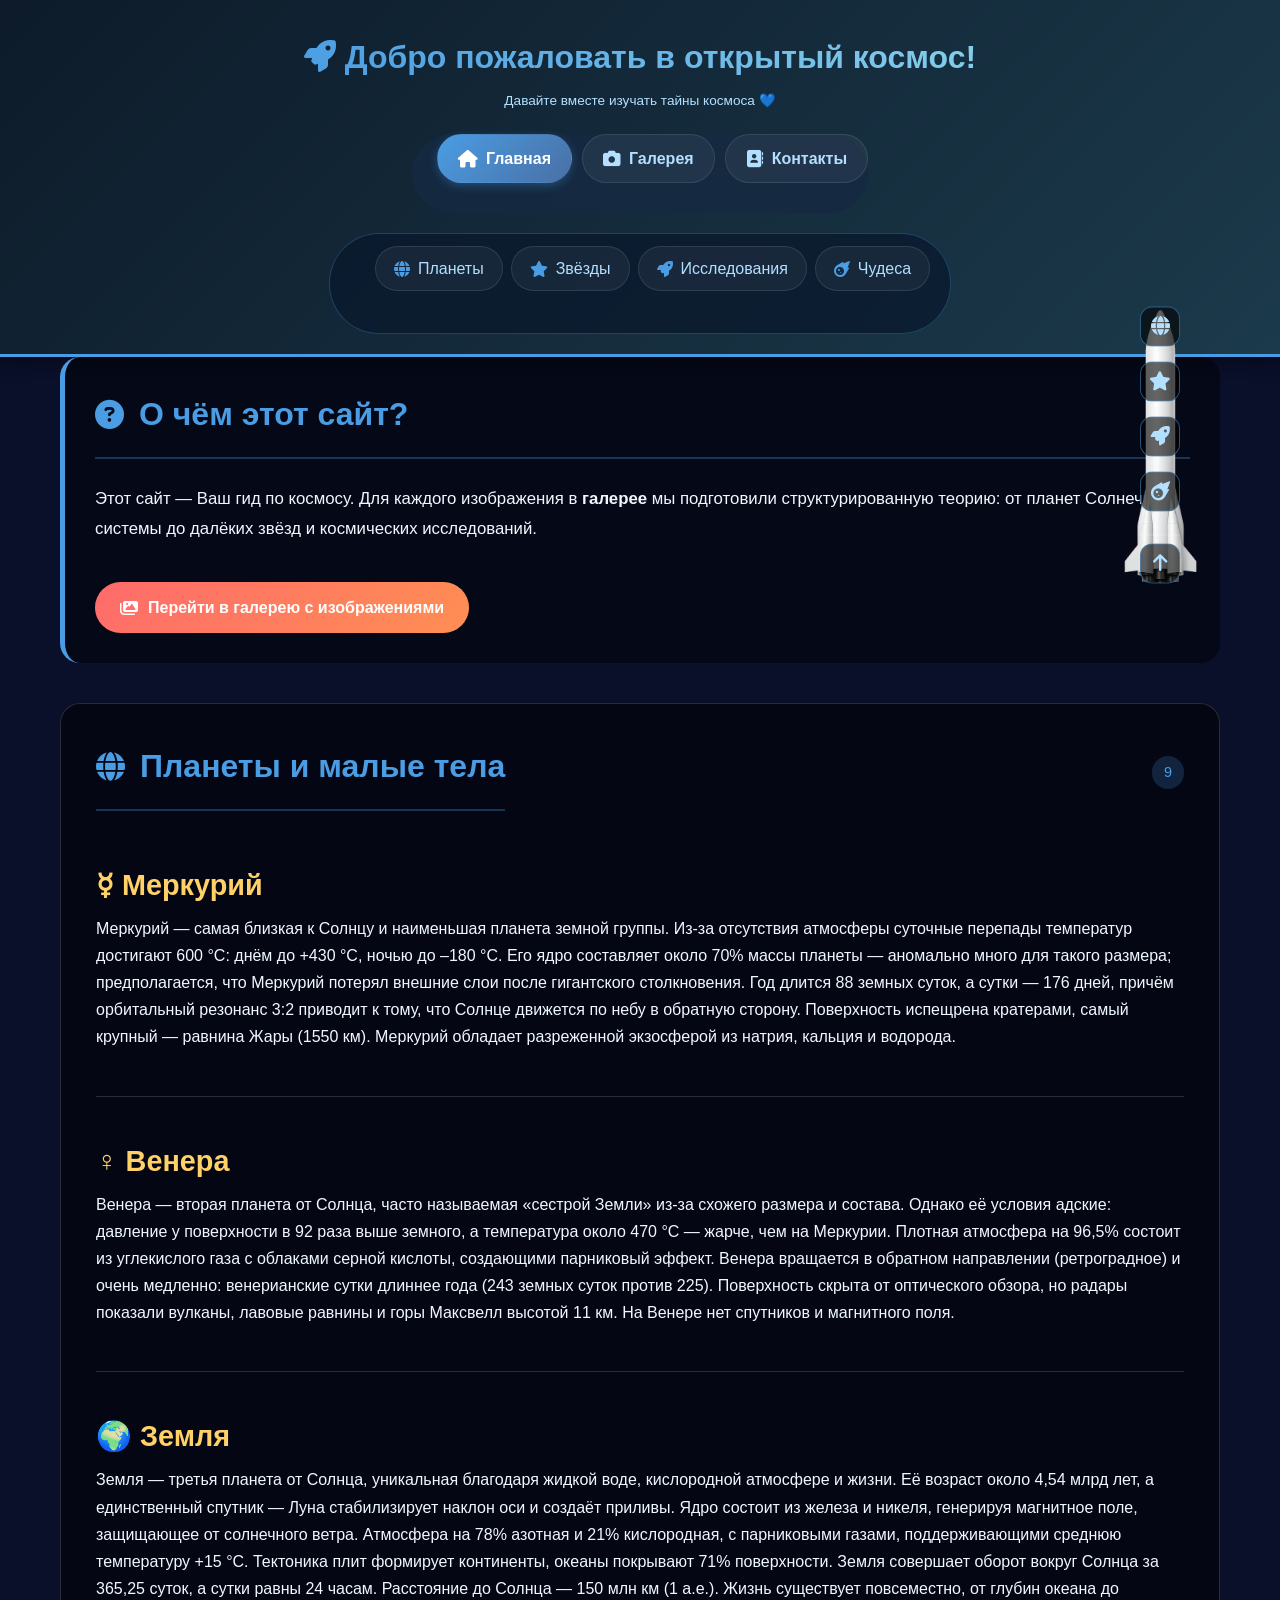
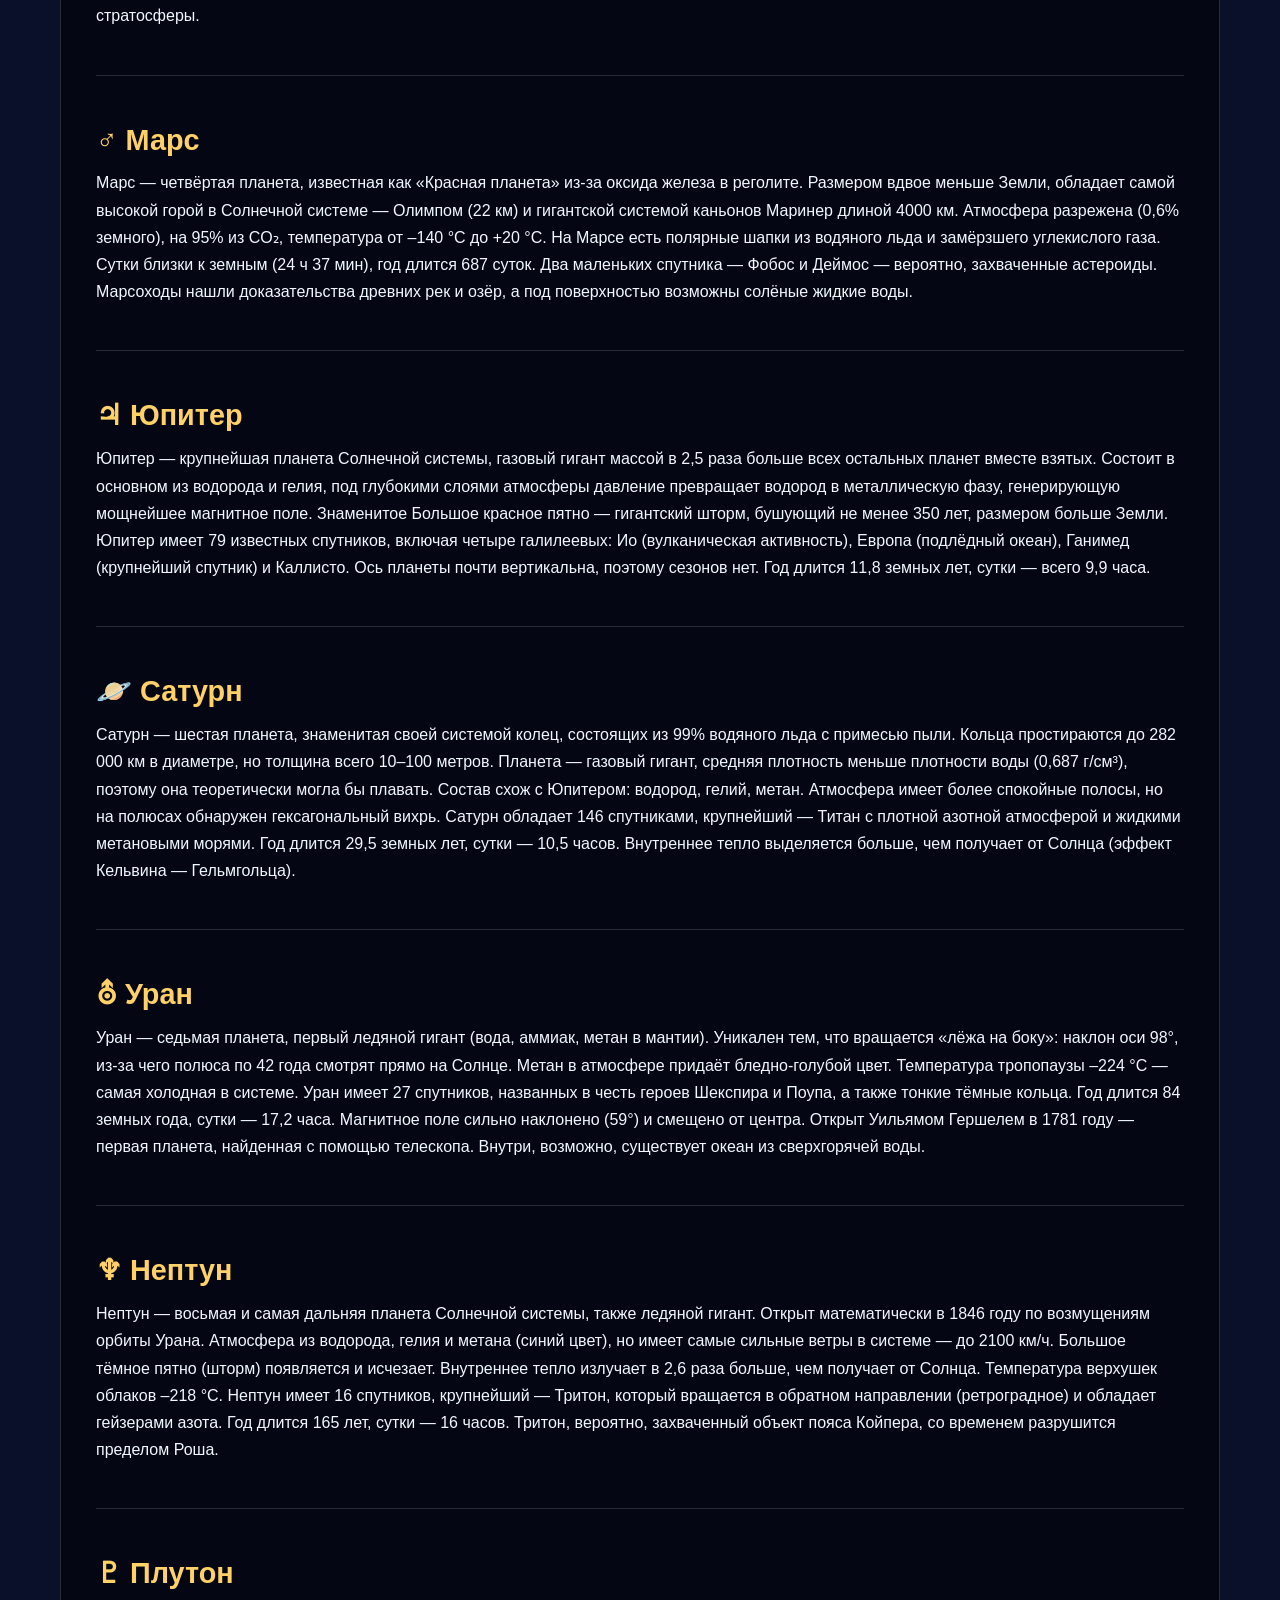
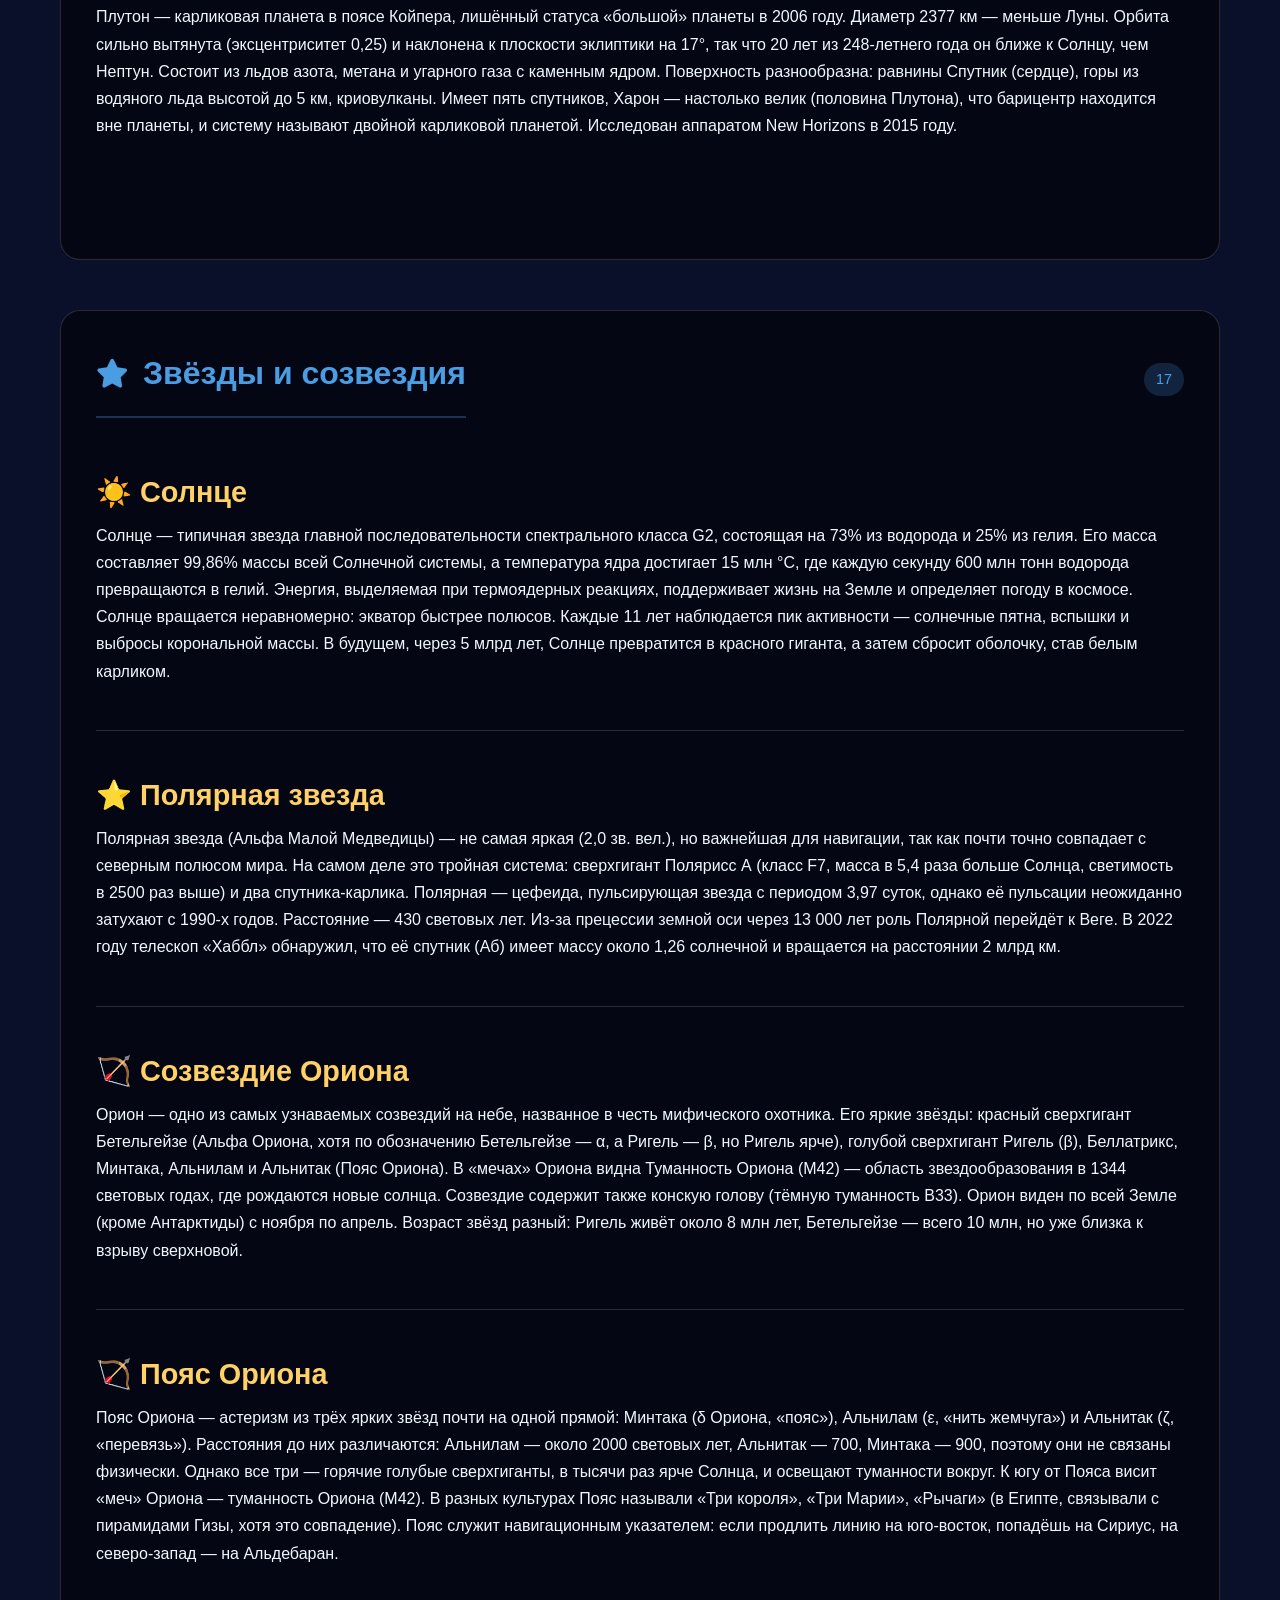
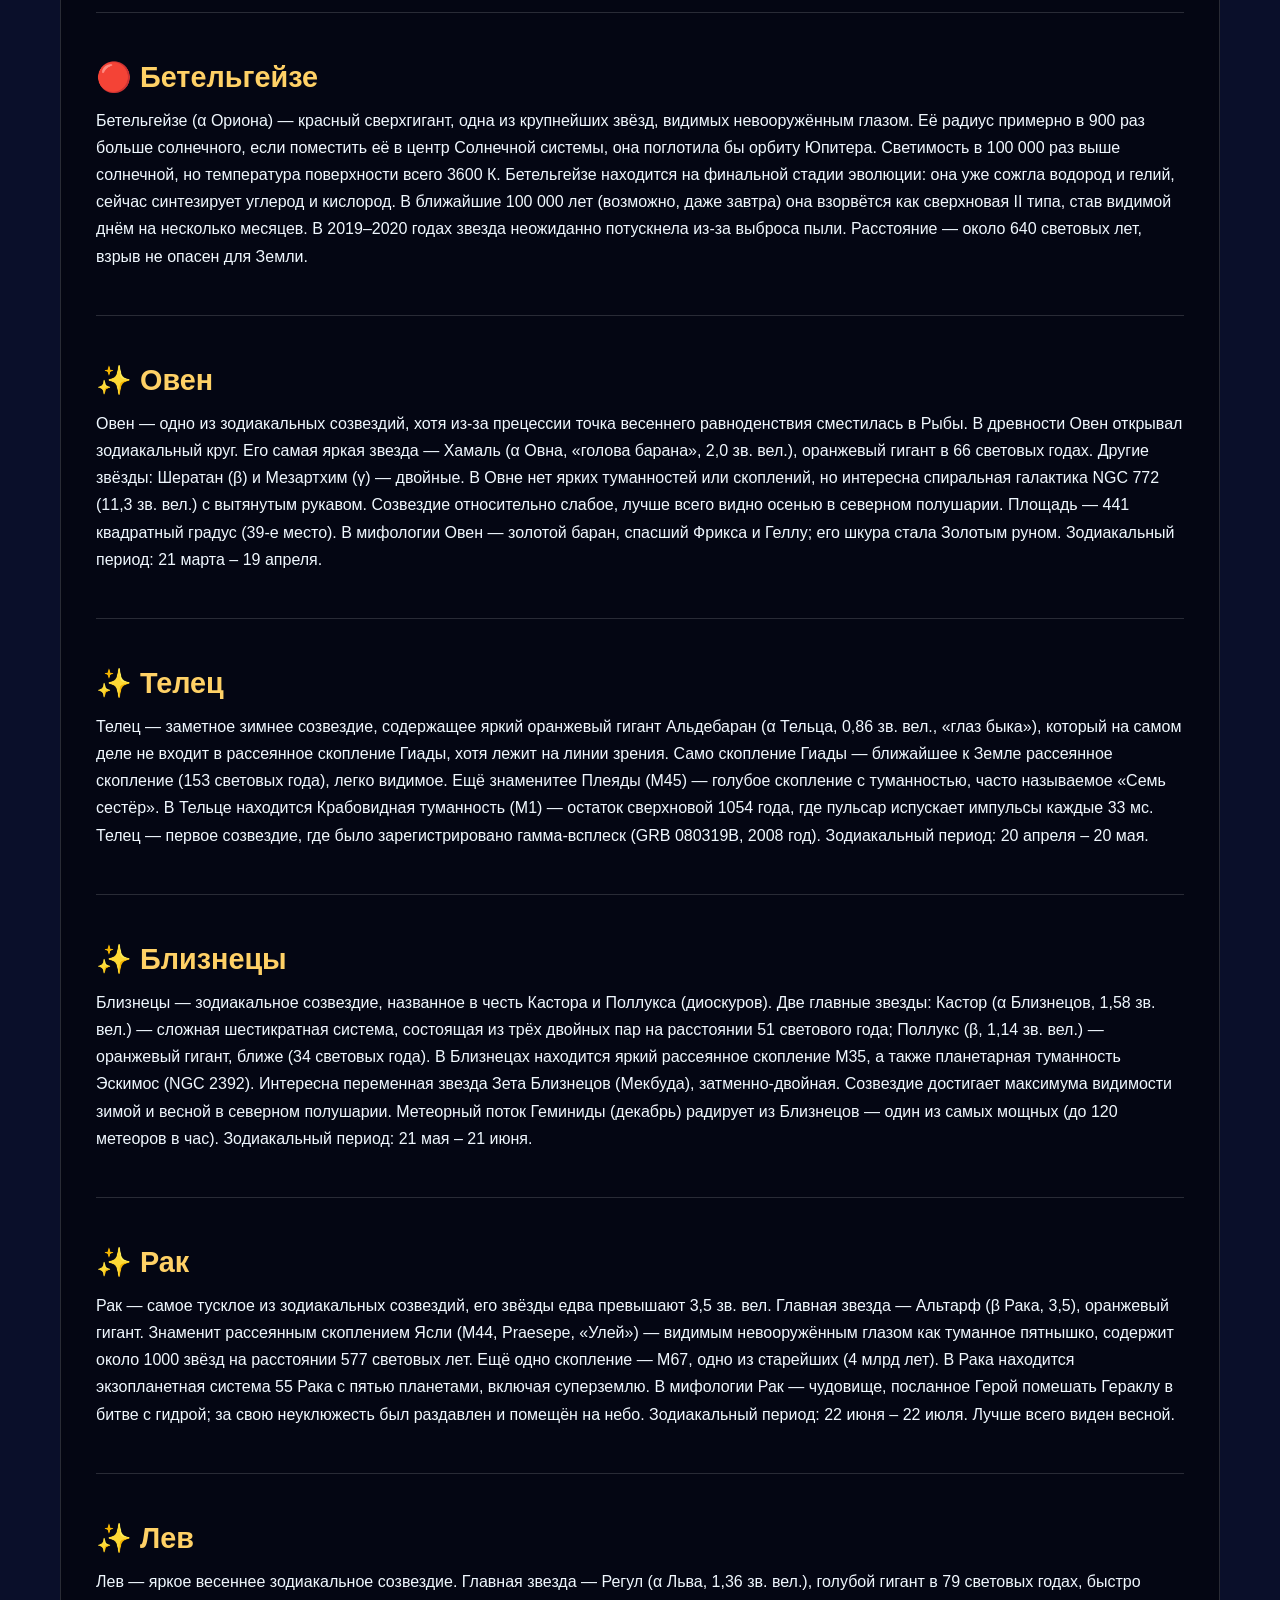
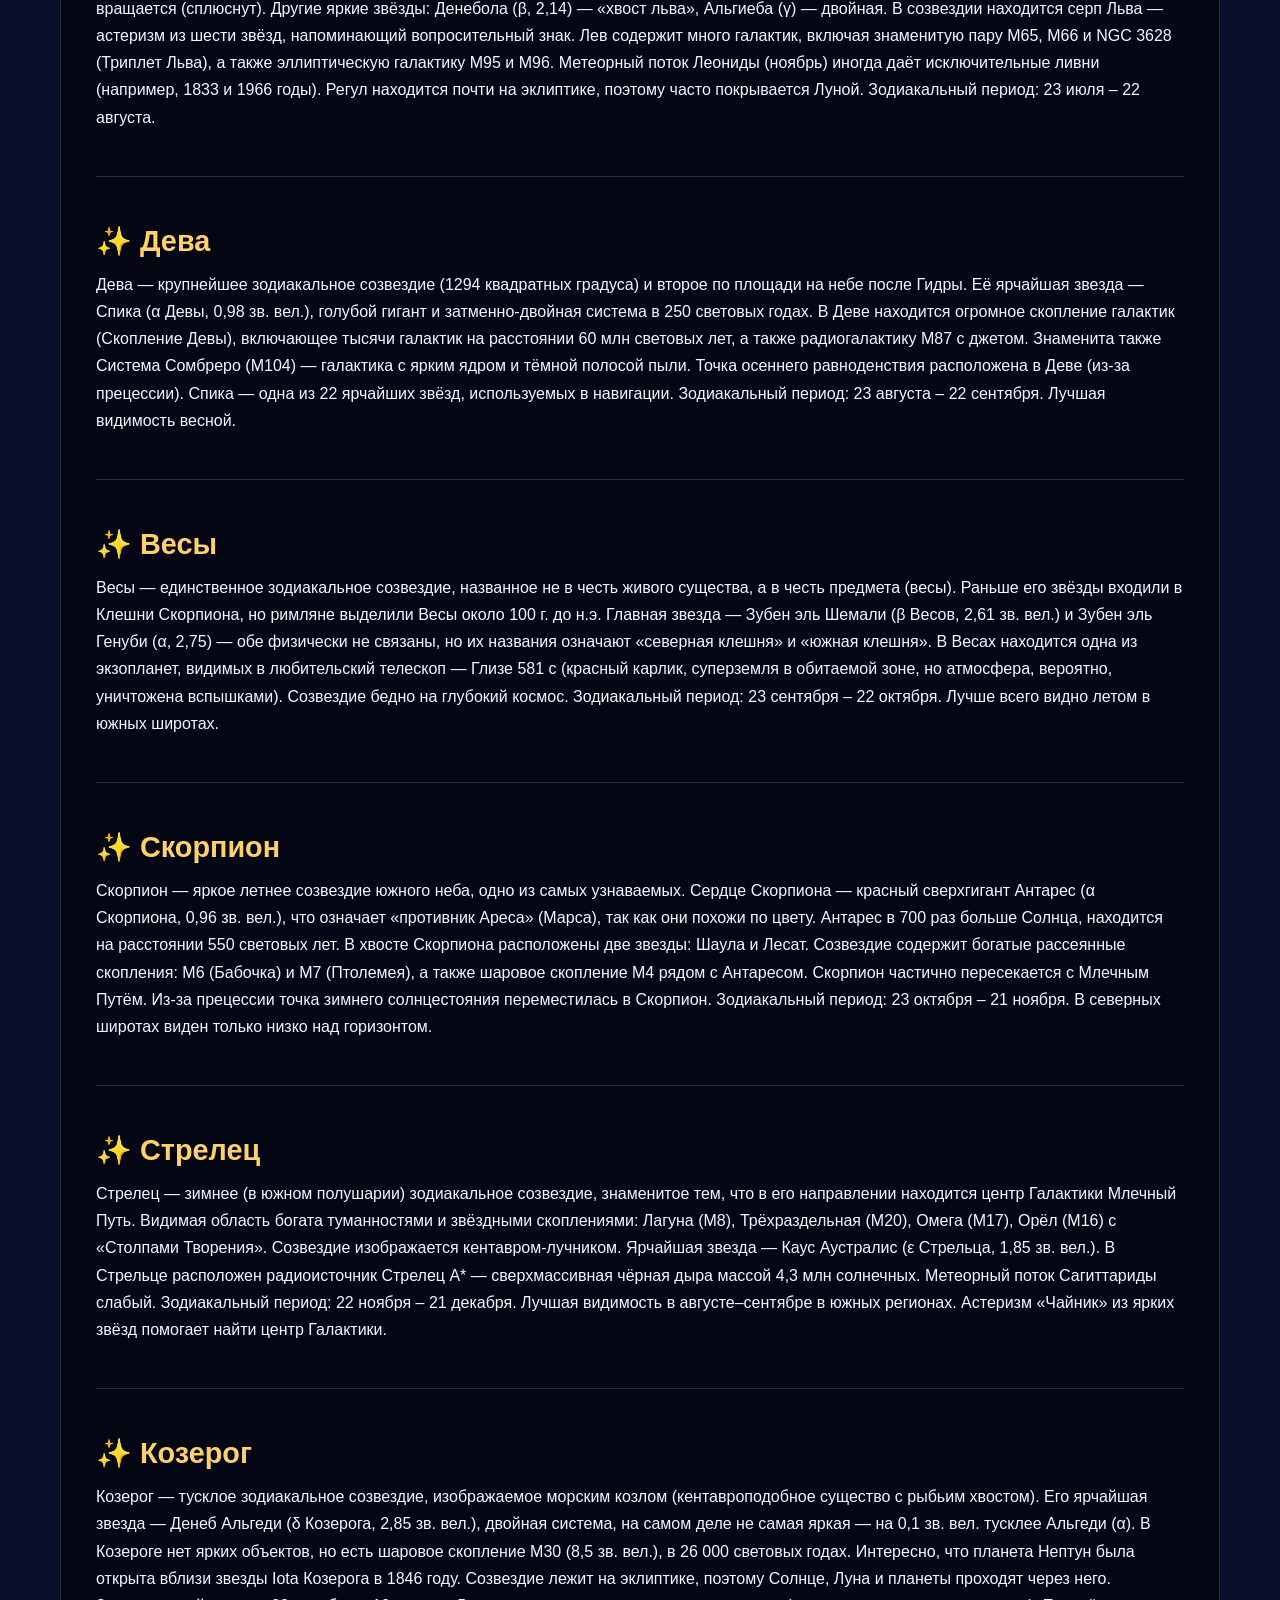
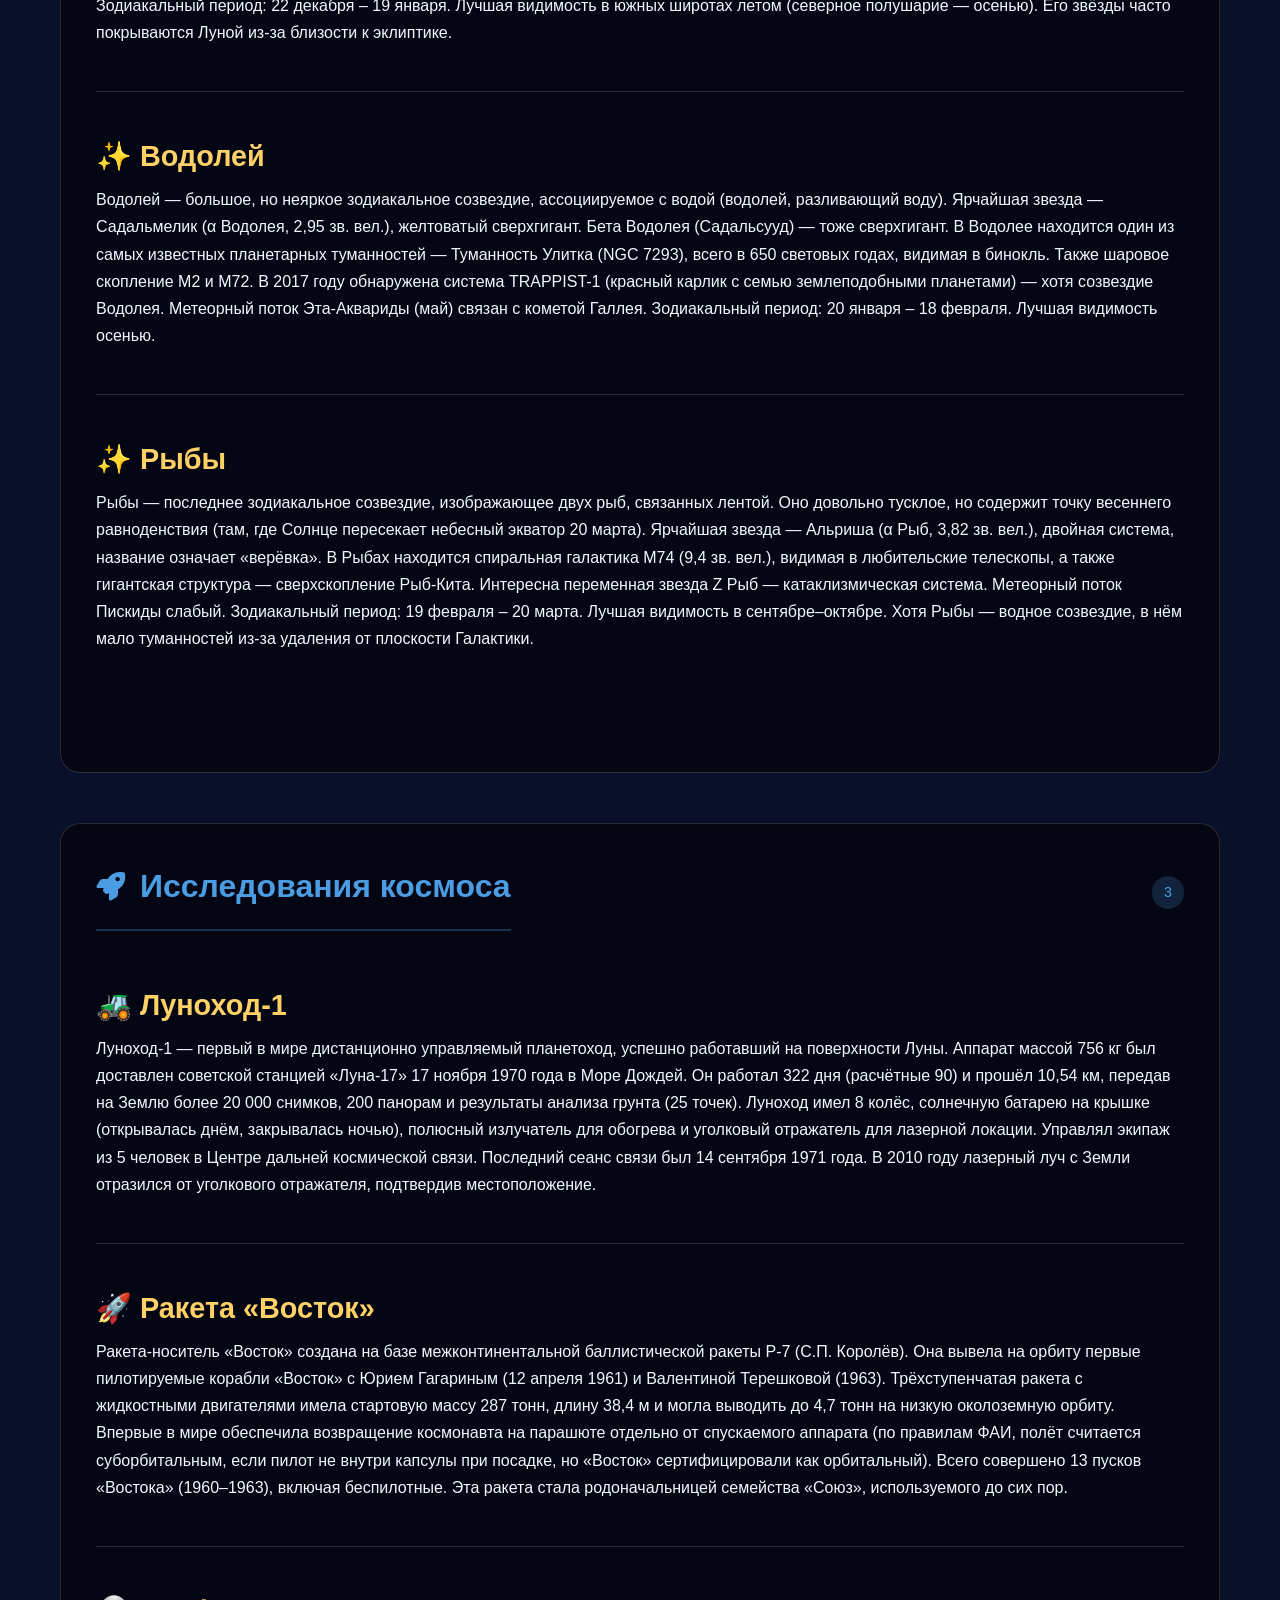
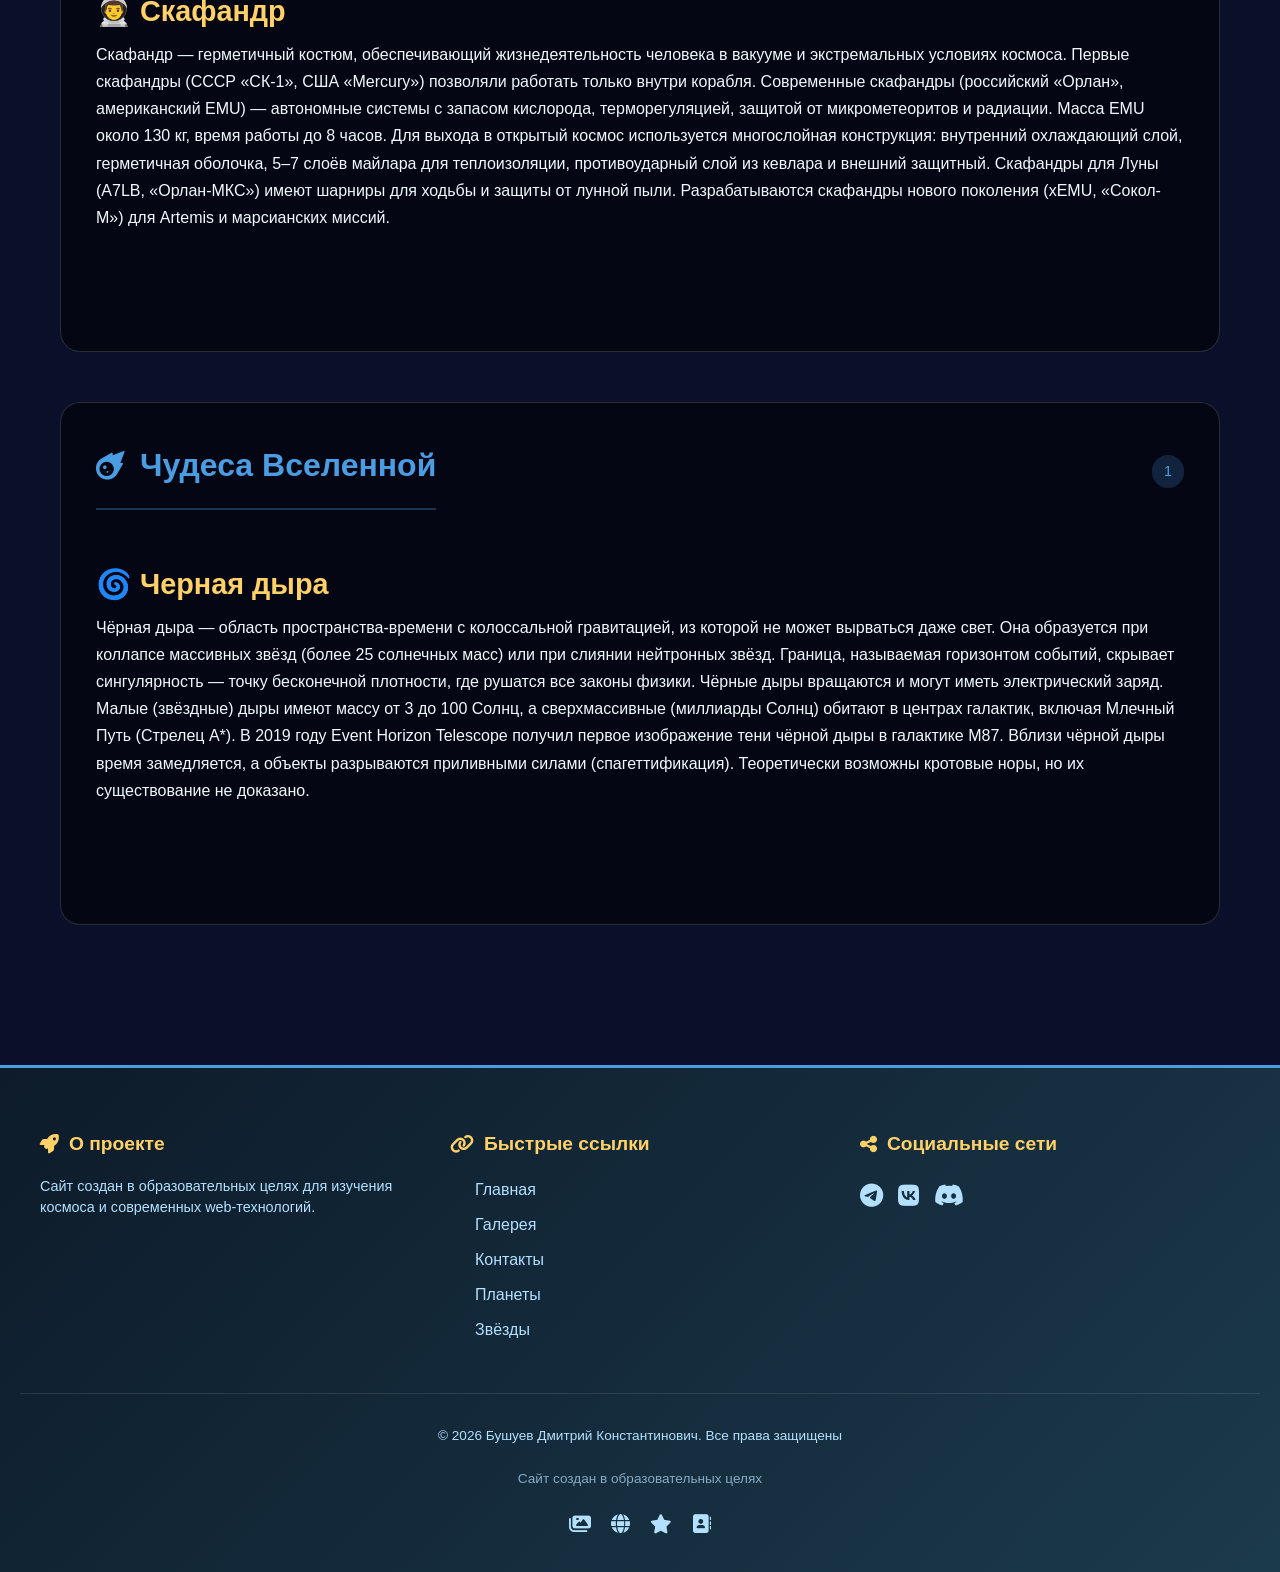
<file: My first site/index.html>
<!DOCTYPE html>
<html lang="ru">
<head>
    <meta charset="utf-8">
    <meta name="viewport" content="width=device-width, initial-scale=1.0">
    <meta name="description" content="Сайт о космосе: структурированная теория по планетам, звёздам, исследованиям и чудесам Вселенной">
    <meta name="keywords" content="космос, планеты, звезды, галактика, вселенная, солнечная система, теория">
    <meta name="author" content="Бушуев Дмитрий Константинович">
    <title>Космос</title>
    
    <link rel="stylesheet" href="css/main.css">
    <link rel="stylesheet" href="css/index.css">
    <link rel="stylesheet" href="https://cdnjs.cloudflare.com/ajax/libs/font-awesome/6.4.0/css/all.min.css">
</head>
<body>
    <header class="page-header">
        <div class="header-content">
            <div class="logo">
                <h1>
                    <i class="fas fa-rocket"></i>
                    Добро пожаловать в открытый космос!
                </h1>
                <p class="logo-subtitle">Давайте вместе изучать тайны космоса 💙</p>
            </div>
            <nav class="main-nav">
                <ul class="nav-grid">
                    <li>
                        <a href="index.html" class="nav-link active">
                            <i class="fas fa-home"></i>
                            Главная
                        </a>
                    </li>
                    <li>
                        <a href="gallery.html" class="nav-link">
                            <i class="fas fa-camera"></i>
                            Галерея
                        </a>
                    </li>
                    <li>
                        <a href="contacts.html" class="nav-link">
                            <i class="fas fa-address-book"></i>
                            Контакты
                        </a>
                    </li>
                </ul>
            </nav>
            <nav class="topics-nav" aria-label="Навигация по темам">
                <ul class="topics-grid">
                    <li>
                        <a href="#planets" class="topic-link">
                            <i class="fas fa-globe"></i>
                            <span>Планеты</span>
                        </a>
                    </li>
                    <li>
                        <a href="#stars" class="topic-link">
                            <i class="fas fa-star"></i>
                            <span>Звёзды</span>
                        </a>
                    </li>
                    <li>
                        <a href="#explorations" class="topic-link">
                            <i class="fas fa-rocket"></i>
                            <span>Исследования</span>
                        </a>
                    </li>
                    <li>
                        <a href="#wonders" class="topic-link">
                            <i class="fas fa-meteor"></i>
                            <span>Чудеса</span>
                        </a>
                    </li>
                </ul>
            </nav>
        </div>
    </header>

    <main>
        <section class="intro-section">
            <h2>
                <i class="fas fa-question-circle"></i>
                О чём этот сайт?
            </h2>
            <div class="intro-content">
                <p>
                    Этот сайт — Ваш гид по космосу. Для каждого изображения в <strong>галерее</strong> мы подготовили структурированную теорию: от планет Солнечной системы до далёких звёзд и космических исследований.
                </p>
                <a href="gallery.html" class="gallery-link">
                    <i class="fas fa-images"></i>
                    Перейти в галерею с изображениями
                </a>
            </div>
        </section>

        <section id="planets" class="content-section">
            <div class="category-header">
                <h2>
                    <i class="fas fa-globe"></i>
                    Планеты и малые тела
                </h2>
                <span class="category-count" id="planets-count"></span>
            </div>
            <div id="planets-container"></div>
        </section>

        <section id="stars" class="content-section">
            <div class="category-header">
                <h2>
                    <i class="fas fa-star"></i>
                    Звёзды и созвездия
                </h2>
                <span class="category-count" id="stars-count"></span>
            </div>
            <div id="stars-container"></div>
        </section>

        <section id="explorations" class="content-section">
            <div class="category-header">
                <h2>
                    <i class="fas fa-rocket"></i>
                    Исследования космоса
                </h2>
                <span class="category-count" id="explorations-count"></span>
            </div>
            <div id="explorations-container"></div>
        </section>

        <section id="wonders" class="content-section">
            <div class="category-header">
                <h2>
                    <i class="fas fa-meteor"></i>
                    Чудеса Вселенной
                </h2>
                <span class="category-count" id="wonders-count"></span>
            </div>
            <div id="wonders-container"></div>
        </section>
    </main>

    <footer class="page-footer">
        <div class="footer-flex-container">
            <div class="footer-col">
                <h4>
                    <i class="fas fa-rocket"></i>
                    О проекте
                </h4>
                <p>
                    Сайт создан в образовательных целях для изучения космоса и современных web-технологий.
                </p>
            </div>
            <div class="footer-col">
                <h4>
                    <i class="fas fa-link"></i>
                    Быстрые ссылки
                </h4>
                <ul class="footer-links">
                    <li><a href="index.html">Главная</a></li>
                    <li><a href="gallery.html">Галерея</a></li>
                    <li><a href="contacts.html">Контакты</a></li>
                    <li><a href="#planets">Планеты</a></li>
                    <li><a href="#stars">Звёзды</a></li>
                </ul>
            </div>
            <div class="footer-col">
                <h4>
                    <i class="fas fa-share-alt"></i>
                    Социальные сети
                </h4>
                <div class="footer-social">
                    <a href="https://t.me/" target="_blank" rel="noopener noreferrer">
                        <i class="fab fa-telegram"></i>
                    </a>
                    <a href="https://vk.com/" target="_blank" rel="noopener noreferrer">
                        <i class="fab fa-vk"></i>
                    </a>
                    <a href="https://discord.com/" target="_blank" rel="noopener noreferrer">
                        <i class="fab fa-discord"></i>
                    </a>
                </div>
            </div>
        </div>
        <div class="footer-bottom">
            <p>
                &copy; <span id="current-year">2026</span> Бушуев Дмитрий Константинович. Все права защищены
            </p>
            <p class="footer-note">Сайт создан в образовательных целях</p>
            <div class="footer-icons">
                <a href="gallery.html" title="Галерея">
                    <i class="fas fa-images"></i>
                </a>
                <a href="#planets" title="Планеты">
                    <i class="fas fa-globe"></i>
                </a>
                <a href="#stars" title="Звёзды">
                    <i class="fas fa-star"></i>
                </a>
                <a href="contacts.html" title="Контакты">
                    <i class="fas fa-address-book"></i>
                </a>
            </div>
        </div>
    </footer>

    <nav class="sidenav" id="sidenav"><ul></ul></nav>

    <script src="js/main.js"></script>
    <script src="js/theory.js"></script>
</body>
</html>
</file>
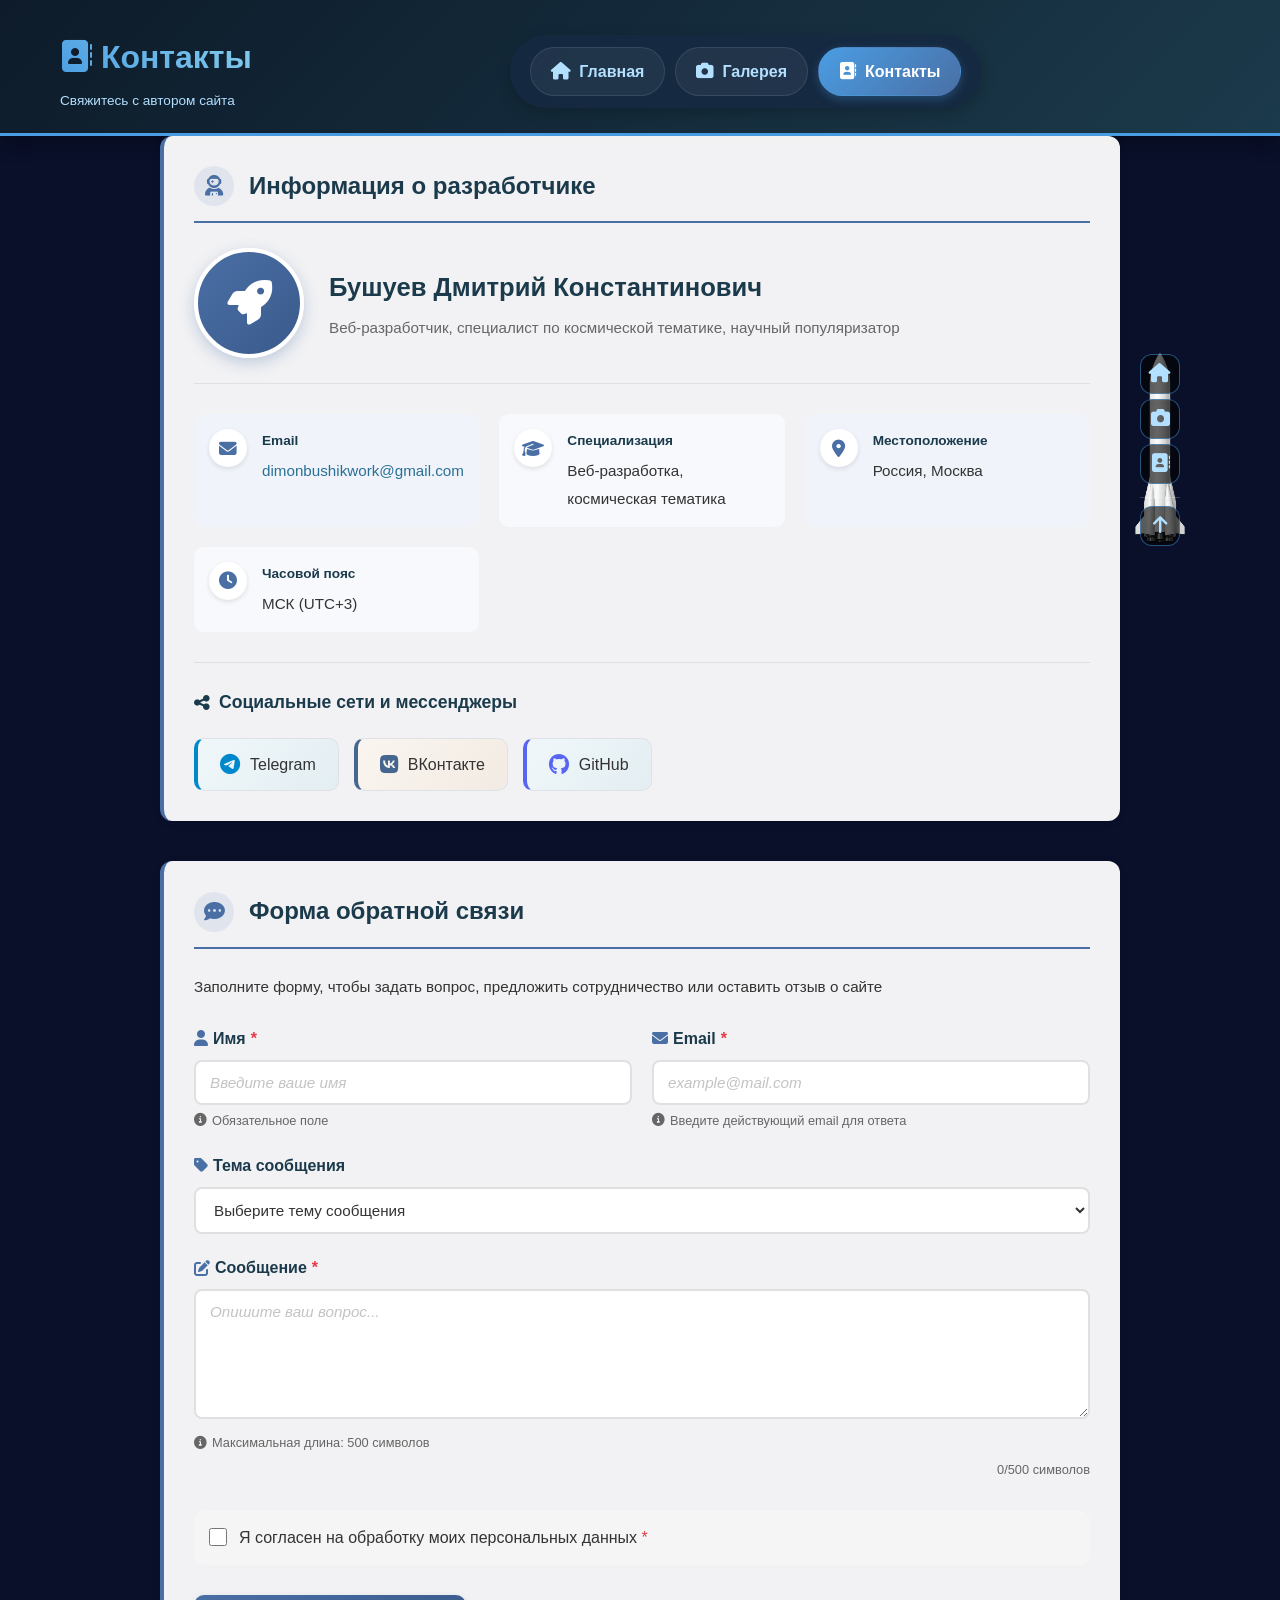
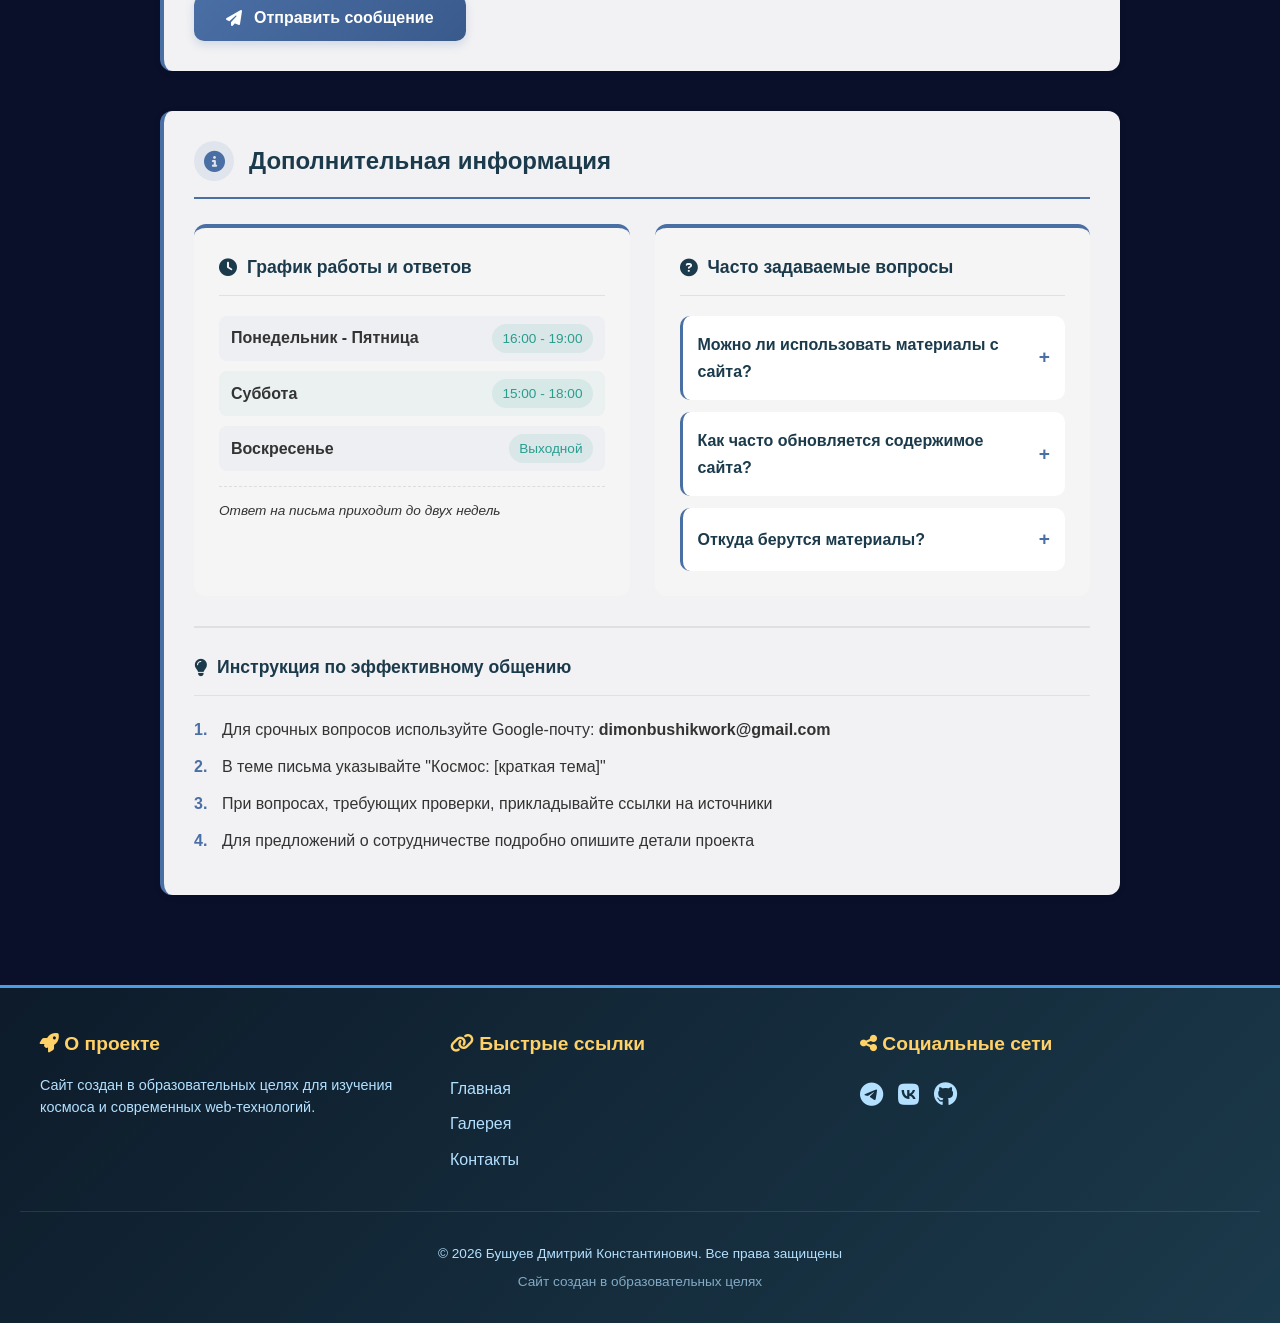
<file: My first site/contacts.html>
<!DOCTYPE html>
<html lang="ru">
<head>
    <meta charset="utf-8">
    <meta name="viewport" content="width=device-width, initial-scale=1.0">
    <meta name="author" content="Бушуев Дмитрий Константинович">
    <title>Контакты - Космос</title>
    
    <link rel="stylesheet" href="css/main.css">
    <link rel="stylesheet" href="css/contacts.css">
    <link rel="stylesheet" href="https://cdnjs.cloudflare.com/ajax/libs/font-awesome/6.4.0/css/all.min.css">
</head>
<body>
    <header class="page-header">
        <div class="header-flex-container">
            <div class="logo">
                <h1>
                    <i class="fas fa-address-book"></i>
                    Контакты
                </h1>
                <p class="logo-subtitle">
                    Свяжитесь с автором сайта
                </p>
            </div>
            <nav class="main-nav">
                <ul class="nav-grid">
                    <li>
                        <a href="index.html" class="nav-link">
                            <i class="fas fa-home"></i>
                            Главная
                        </a>
                    </li>
                    <li>
                        <a href="gallery.html" class="nav-link">
                            <i class="fas fa-camera"></i>
                            Галерея
                        </a>
                    </li>
                    <li>
                        <a href="contacts.html" class="nav-link active">
                            <i class="fas fa-address-book"></i>
                            Контакты
                        </a>
                    </li>
                </ul>
            </nav>
        </div>
    </header>

    <main class="contacts-container">
        <div class="contacts-layout">
            <section class="contact-section">
                <h2 class="section-title">
                    <i class="fas fa-user-astronaut"></i>
                    Информация о разработчике
                </h2>
                <div class="developer-header">
                    <div class="avatar">
                        <i class="fas fa-rocket"></i>
                    </div>
                    <div class="developer-name">
                        <h3>
                            Бушуев Дмитрий Константинович
                        </h3>
                        <p>
                            Веб-разработчик, специалист по космической тематике, научный популяризатор
                        </p>
                    </div>
                </div>

                <div class="contact-info-grid">
                    <div class="contact-item">
                        <i class="fas fa-envelope"></i>
                        <div class="contact-item-content">
                            <span class="contact-item-label">
                                Email
                            </span>
                            <span class="contact-item-value">
                                <a href="mailto:dimonbushikwork@gmail.com">
                                    dimonbushikwork@gmail.com
                                </a>
                            </span>
                        </div>
                    </div>
                    <div class="contact-item">
                        <i class="fas fa-graduation-cap"></i>
                        <div class="contact-item-content">
                            <span class="contact-item-label">
                                Специализация
                            </span>
                            <span class="contact-item-value">
                                Веб-разработка, космическая тематика
                            </span>
                        </div>
                    </div>
                    <div class="contact-item">
                        <i class="fas fa-map-marker-alt"></i>
                        <div class="contact-item-content">
                            <span class="contact-item-label">Местоположение</span>
                            <span class="contact-item-value">Россия, Москва</span>
                        </div>
                    </div>
                    <div class="contact-item">
                        <i class="fas fa-clock"></i>
                        <div class="contact-item-content">
                            <span class="contact-item-label">Часовой пояс</span>
                            <span class="contact-item-value">МСК (UTC+3)</span>
                        </div>
                    </div>
                </div>

                <div class="social-section">
                    <h3 class="social-title">
                        <i class="fas fa-share-alt"></i> Социальные сети и мессенджеры</h3>
                    <div class="social-links">
                        <a href="https://t.me/@Demon3669" class="social-link" target="_blank">
                            <i class="fab fa-telegram"></i>
                            <span>Telegram</span>
                        </a>
                        <a href="https://vk.com/id584730456" class="social-link" target="_blank">
                            <i class="fab fa-vk"></i>
                            <span>ВКонтакте</span>
                        </a>
                        <a href="https://github.com/Demon3669" class="social-link" target="_blank">
                            <i class="fab fa-github"></i>
                            <span>GitHub</span>
                        </a>
                    </div>
                </div>
            </section>

            <section class="contact-section">
                <h2 class="section-title">
                    <i class="fas fa-comment-dots"></i> Форма обратной связи
                </h2>
                <div class="form-header">
                    <p class="form-description">Заполните форму, чтобы задать вопрос, предложить сотрудничество или оставить отзыв о сайте</p>
                </div>
                <form id="feedbackForm" class="feedback-form" novalidate>
                    <div class="form-row">
                        <div class="form-group">
                            <label for="name" class="form-label"><i class="fas fa-user"></i> Имя <span class="required-marker">*</span></label>
                            <input type="text" id="name" name="name" class="form-input" required placeholder="Введите ваше имя">
                            <div class="form-hint"><i class="fas fa-info-circle"></i> Обязательное поле</div>
                        </div>
                        <div class="form-group">
                            <label for="email" class="form-label"><i class="fas fa-envelope"></i> Email <span class="required-marker">*</span></label>
                            <input type="email" id="email" name="email" class="form-input" required placeholder="example@mail.com">
                            <div class="form-hint"><i class="fas fa-info-circle"></i> Введите действующий email для ответа</div>
                        </div>
                    </div>
                    <div class="form-group">
                        <label for="subject" class="form-label"><i class="fas fa-tag"></i> Тема сообщения</label>
                        <select id="subject" name="subject" class="form-select">
                            <option value="" selected disabled>Выберите тему сообщения</option>
                            <option value="question">Вопрос по космической теме</option>
                            <option value="collaboration">Предложение о сотрудничестве</option>
                            <option value="feedback">Отзыв о сайте</option>
                            <option value="bug">Сообщение об ошибке</option>
                            <option value="other">Другое</option>
                        </select>
                    </div>
                    <div class="form-group">
                        <label for="message" class="form-label"><i class="fas fa-edit"></i> Сообщение <span class="required-marker">*</span></label>
                        <textarea id="message" name="message" class="form-textarea" required placeholder="Опишите ваш вопрос..." rows="6" maxlength="500"></textarea>
                        <div class="form-hint"><i class="fas fa-info-circle"></i> Максимальная длина: 500 символов</div>
                        <div class="char-counter"><span id="charCount">0</span>/500 символов</div>
                    </div>
                    <div class="checkbox-group">
                        <input type="checkbox" id="agreement" name="agreement" class="form-checkbox" required>
                        <label for="agreement" class="checkbox-label">Я согласен на обработку моих персональных данных <span class="required-marker">*</span></label>
                    </div>
                    <button type="submit" class="submit-btn"><i class="fas fa-paper-plane"></i> Отправить сообщение</button>
                </form>
            </section>

            <section class="contact-section">
                <h2 class="section-title"><i class="fas fa-info-circle"></i> Дополнительная информация</h2>
                <div class="info-grid">
                    <div class="info-block">
                        <h3 class="info-block-title"><i class="fas fa-clock"></i> График работы и ответов</h3>
                        <div class="schedule-list">
                            <div class="schedule-item"><span class="day">Понедельник - Пятница</span><span class="time">16:00 - 19:00</span></div>
                            <div class="schedule-item"><span class="day">Суббота</span><span class="time">15:00 - 18:00</span></div>
                            <div class="schedule-item"><span class="day">Воскресенье</span><span class="time">Выходной</span></div>
                        </div>
                        <p class="note">Ответ на письма приходит до двух недель</p>
                    </div>
                    <div class="info-block">
                        <h3 class="info-block-title"><i class="fas fa-question-circle"></i> Часто задаваемые вопросы</h3>
                        <div class="faq-list">
                            <div class="faq-item"><div class="faq-question" tabindex="0">Можно ли использовать материалы с сайта?</div><div class="faq-answer">Да, материалы доступны для некоммерческого использования с указанием источника.</div></div>
                            <div class="faq-item"><div class="faq-question" tabindex="0">Как часто обновляется содержимое сайта?</div><div class="faq-answer">Новые материалы добавляются по мере поступления новой информации.</div></div>
                            <div class="faq-item"><div class="faq-question" tabindex="0">Откуда берутся материалы?</div><div class="faq-answer">Материалы берутся из свободных источников с соблюдением авторских прав.</div></div>
                        </div>
                    </div>
                </div>
                <div class="instruction-block">
                    <h3 class="info-block-title"><i class="fas fa-lightbulb"></i> Инструкция по эффективному общению</h3>
                    <ol class="instruction-list">
                        <li>Для срочных вопросов используйте Google-почту: <strong>dimonbushikwork@gmail.com</strong></li>
                        <li>В теме письма указывайте "Космос: [краткая тема]"</li>
                        <li>При вопросах, требующих проверки, прикладывайте ссылки на источники</li>
                        <li>Для предложений о сотрудничестве подробно опишите детали проекта</li>
                    </ol>
                </div>
            </section>
        </div>
    </main>

    <footer class="page-footer">
        <div class="footer-flex-container">
            <div class="footer-col">
                <h4>
                    <i class="fas fa-rocket"></i> О проекте
                </h4>
                    <p>Сайт создан в образовательных целях для изучения космоса и современных web-технологий.</p>
            </div>
            <div class="footer-col">
                <h4>
                    <i class="fas fa-link"></i> Быстрые ссылки
                </h4>
                <ul class="footer-links">
                    <li>
                        <a href="index.html">Главная</a>
                    </li>
                    <li>
                        <a href="gallery.html">Галерея</a>
                    </li>
                    <li>
                        <a href="contacts.html">Контакты</a>
                    </li>
                </ul>
            </div>
            <div class="footer-col">
                <h4>
                    <i class="fas fa-share-alt"></i> Социальные сети
                </h4>
                <div class="footer-social">
                    <a href="https://t.me/" target="_blank">
                        <i class="fab fa-telegram"></i>
                    </a>
                    <a href="https://vk.com/" target="_blank">
                        <i class="fab fa-vk"></i>
                    </a>
                    <a href="https://github.com/Demon3669" target="_blank">
                        <i class="fab fa-github"></i>
                    </a>
                </div>
            </div>
        </div>
        <div class="footer-bottom">
            <p>&copy; <span id="current-year">2026</span> Бушуев Дмитрий Константинович. Все права защищены</p><p class="footer-note">Сайт создан в образовательных целях</p>
        </div>
    </footer>

    <nav class="sidenav" id="sidenav">
        <ul></ul>
    </nav>

    <script src="js/main.js"></script>
    <script src="js/contacts.js"></script>
</body>
</html>
</file>
<file: My first site/css/main.css>
/* =========================================== */
/* main.css - ОБЩИЕ СТИЛИ ДЛЯ ВСЕХ СТРАНИЦ      */
/* =========================================== */

:root {
    --primary-dark: #0d1b2a;
    --primary-medium: #1b3a4b;
    --primary-blue: #4a6fa5;
    --primary-light: #4a9de3;
    --accent-gold: #ffd166;
    --accent-coral: #ff6b6b;
    --accent-peach: #ff8e53;
    --error-red: #e63946;
    --success-green: #2ecc71;
    --text-light: #f0f8ff;
    --text-muted: #b3e0ff;
    --text-dark: #333333;
    --bg-dark: rgba(0, 0, 0, 0.3);
    --bg-card: rgba(30, 30, 40, 0.95);
    --border-color: rgba(255, 255, 255, 0.1);
}

* {
    margin: 0;
    padding: 0;
    box-sizing: border-box;
}

::selection {
    background: var(--primary-light);
    color: white;
}

body {
    font-family: 'Segoe UI', Tahoma, Geneva, Verdana, sans-serif;
    background: #0a0f2a;
    color: var(--text-light);
    line-height: 1.7;
    min-height: 100vh;
    display: flex;
    flex-direction: column;
    position: relative;
    overflow-x: hidden;
}

main, .gallery-container, .contacts-container, header, footer {
    position: relative;
    z-index: 1;
}

/* ========== ОТСТУПЫ ДЛЯ ОСНОВНОГО КОНТЕНТА ========== */
main,
.gallery-container,
.contacts-container {
    padding-right: 240px;
}

@media (max-width: 768px) {
    main,
    .gallery-container,
    .contacts-container {
        padding-right: 20px;
    }
}

/* ========== ШАПКА ========== */
header, .page-header {
    background: linear-gradient(135deg, var(--primary-dark) 0%, var(--primary-medium) 100%);
    color: white;
    padding: 30px 0 20px 0;
    border-bottom: 3px solid var(--primary-light);
    box-shadow: 0 4px 20px rgba(0, 0, 0, 0.4);
    position: relative;
}

.header-flex-container {
    display: flex;
    justify-content: space-between;
    align-items: center;
    flex-wrap: wrap;
    gap: 20px;
    max-width: 1200px;
    margin: 0 auto;
    padding: 0 20px;
    position: relative;
}

.logo {
    flex: 0 0 auto;
}

.logo h1 {
    font-size: 2rem;
    margin: 0;
    background: linear-gradient(45deg, #4a9de3, #87ceeb);
    -webkit-background-clip: text;
    background-clip: text;
    color: transparent;
}

.logo-subtitle {
    font-size: 0.85rem;
    color: #b3e0ff;
    margin: 5px 0 0;
}

.main-nav {
    position: static;
    transform: none;
    background: rgba(22, 42, 66, 0.9);
    padding: 12px 20px;
    border-radius: 50px;
    backdrop-filter: blur(5px);
    white-space: nowrap;
    box-shadow: 0 5px 15px rgba(0, 0, 0, 0.2);
    margin: 0 auto;
}

.nav-grid {
    list-style: none;
    display: flex;
    flex-wrap: wrap;
    gap: 10px;
}

.nav-link {
    color: var(--text-muted);
    text-decoration: none;
    font-weight: 600;
    padding: 10px 20px;
    border-radius: 30px;
    display: flex;
    align-items: center;
    gap: 8px;
    background: rgba(255, 255, 255, 0.05);
    border: 1px solid var(--border-color);
    transition: all 0.3s ease;
}

.nav-link i {
    font-size: 1.1rem;
}

.nav-link.active {
    background: linear-gradient(135deg, var(--primary-light) 0%, var(--primary-blue) 100%);
    color: white;
    box-shadow: 0 3px 10px rgba(74, 157, 227, 0.3);
    border-color: transparent;
}

.nav-link:hover:not(.active) {
    background: rgba(74, 157, 227, 0.2);
    transform: translateY(-2px);
    border-color: var(--primary-light);
}

/* ========== НАВИГАЦИЯ ПО ТЕМАМ ========== */
.topics-nav {
    background: rgba(10, 25, 45, 0.8);
    padding: 12px 20px;
    border-radius: 50px;
    margin: 20px auto 0;
    max-width: 900px;
    backdrop-filter: blur(5px);
    border: 1px solid rgba(74, 157, 227, 0.3);
}

.topics-grid {
    list-style: none;
    display: flex;
    flex-wrap: wrap;
    justify-content: center;
    gap: 8px;
}

.topic-link {
    display: flex;
    align-items: center;
    gap: 8px;
    padding: 8px 18px;
    border-radius: 30px;
    background: rgba(255, 255, 255, 0.05);
    color: var(--text-muted);
    text-decoration: none;
    font-weight: 500;
    border: 1px solid var(--border-color);
    transition: all 0.3s ease;
}

.topic-link i {
    color: var(--primary-light);
}

.topic-link:hover {
    background: linear-gradient(135deg, var(--primary-light) 0%, var(--primary-blue) 100%);
    color: white;
    transform: translateY(-2px);
}

/* ========== ПОДВАЛ ========== */
footer, .page-footer {
    background: linear-gradient(135deg, var(--primary-dark) 0%, var(--primary-medium) 100%);
    color: var(--text-muted);
    padding: 40px 20px 30px;
    margin-top: 50px;
    border-top: 3px solid var(--primary-light);
}

.footer-flex-container {
    display: flex;
    flex-wrap: wrap;
    justify-content: space-between;
    gap: 30px;
    max-width: 1200px;
    margin: 0 auto;
}

.footer-col {
    flex: 1;
    min-width: 200px;
}

.footer-col h4 {
    color: var(--accent-gold);
    margin-bottom: 15px;
    font-size: 1.2rem;
}

.footer-col p {
    color: var(--text-muted);
    font-size: 0.9rem;
    line-height: 1.5;
}

.footer-links {
    list-style: none;
}

.footer-links li {
    margin-bottom: 8px;
}

.footer-links a {
    color: var(--text-muted);
    text-decoration: none;
    transition: color 0.3s;
}

.footer-links a:hover {
    color: var(--accent-gold);
}

.footer-social {
    display: flex;
    gap: 15px;
}

.footer-social a {
    color: var(--text-muted);
    font-size: 1.5rem;
    transition: all 0.3s;
}

.footer-social a:hover {
    color: var(--accent-gold);
    transform: translateY(-3px);
}

.footer-bottom {
    text-align: center;
    padding-top: 30px;
    margin-top: 30px;
    border-top: 1px solid rgba(255, 255, 255, 0.1);
}

.footer-bottom p {
    color: var(--text-muted);
    font-size: 0.85rem;
}

.footer-note {
    font-size: 0.8rem;
    opacity: 0.7;
    margin-top: 5px;
}

.footer-icons {
    margin-top: 15px;
    display: flex;
    justify-content: center;
    gap: 20px;
}

.footer-icons a {
    color: var(--text-muted);
    font-size: 1.2rem;
    transition: color 0.3s;
}

.footer-icons a:hover {
    color: var(--accent-gold);
}

/* ========== БОКОВАЯ НАВИГАЦИЯ ========== */
.sidenav {
    position: fixed;
    right: 20px;
    top: 50%;
    transform: translateY(-50%);
    background: transparent;
    border: none;
    box-shadow: none;
    width: 200px;
    z-index: 1000;
    pointer-events: none;
}

.sidenav-bg {
    position: absolute;
    top: 0;
    left: 0;
    width: 100%;
    height: 100%;
    z-index: 0;
    pointer-events: none;
}

.sidenav-bg img {
    width: 100%;
    height: 100%;
    object-fit: cover;
    display: block;
    opacity: 1;
    image-rendering: crisp-edges;
}

.sidenav ul {
    position: relative;
    z-index: 2;
    list-style: none;
    margin: 0;
    padding: 10px 0;
    display: flex;
    flex-direction: column;
    align-items: center;
    gap: 5px;
    background: transparent;
    pointer-events: auto;
}

.sidenav-link {
    display: flex;
    align-items: center;
    justify-content: center;
    width: 40px;
    height: 40px;
    padding: 0;
    border-radius: 12px;
    background: rgba(0, 0, 0, 0.6);
    color: #b3e0ff;
    text-decoration: none;
    transition: all 0.3s ease;
    border: 1px solid rgba(74, 157, 227, 0.5);
    position: relative;
}

.sidenav-link span:not(.tooltip) {
    display: none;
}

.sidenav-link i {
    font-size: 1.2rem;
    margin: 0;
}

.sidenav-link .tooltip {
    position: absolute;
    right: 48px;
    background: #1b3a4b;
    color: #ffd166;
    padding: 4px 8px;
    border-radius: 6px;
    font-size: 0.7rem;
    white-space: nowrap;
    opacity: 0;
    visibility: hidden;
    transition: all 0.3s ease;
    pointer-events: none;
    z-index: 10;
}

.sidenav-link .tooltip::before {
    content: '';
    position: absolute;
    right: -6px;
    top: 50%;
    transform: translateY(-50%);
    border-width: 5px 0 5px 6px;
    border-style: solid;
    border-color: transparent transparent transparent #1b3a4b;
}

.sidenav-link:hover {
    background: linear-gradient(135deg, #4a9de3, #4a6fa5);
    color: white;
}

.sidenav-link:hover .tooltip {
    opacity: 1;
    visibility: visible;
    right: 48px;
}

.sidenav-to-top {
    margin-top: 8px;
    border-top: 1px solid rgba(255, 255, 255, 0.2);
    padding-top: 8px;
}

@media (max-width: 768px) {
    .sidenav {
        display: none;
    }
}

/* ========== КНОПКА НАВЕРХ ========== */
.back-to-top {
    text-align: center;
    margin: 40px 0 20px;
}

.top-btn {
    display: inline-flex;
    align-items: center;
    gap: 10px;
    background: linear-gradient(135deg, var(--primary-light) 0%, var(--primary-blue) 100%);
    color: white;
    text-decoration: none;
    padding: 12px 28px;
    border-radius: 50px;
    font-weight: bold;
    transition: all 0.3s ease;
    box-shadow: 0 4px 15px rgba(74, 111, 165, 0.3);
}

.top-btn:hover {
    transform: translateY(-3px);
    box-shadow: 0 8px 25px rgba(74, 111, 165, 0.5);
}

.section-top {
    text-align: right;
    margin-top: 25px;
    padding-top: 15px;
    border-top: 1px dashed rgba(74, 157, 227, 0.3);
}

.section-top-link {
    display: inline-flex;
    align-items: center;
    gap: 8px;
    padding: 6px 16px;
    background: rgba(74, 157, 227, 0.1);
    color: var(--primary-light);
    text-decoration: none;
    border-radius: 25px;
    font-size: 0.85rem;
    font-weight: 600;
    transition: all 0.3s ease;
}

.section-top-link:hover {
    background: var(--primary-light);
    color: white;
}

/* ========== АНИМАЦИИ ========== */
@keyframes fadeIn {
    from { opacity: 0; transform: translateY(20px); }
    to { opacity: 1; transform: translateY(0); }
}

@keyframes shake {
    0%, 100% { transform: translateX(0); }
    10%, 30%, 50%, 70%, 90% { transform: translateX(-5px); }
    20%, 40%, 60%, 80% { transform: translateX(5px); }
}

.content-section, .image-card {
    animation: fadeIn 0.6s ease-out forwards;
}

/* ========== АДАПТИВНОСТЬ ========== */
@media (max-width: 992px) {
    main,
    .gallery-container,
    .contacts-container {
        padding-right: 180px;
    }
    .sidenav {
        width: 160px;
        right: 10px;
    }
    .sidenav-link {
        width: 36px;
        height: 36px;
    }
}

@media (max-width: 768px) {
    .header-flex-container {
        flex-direction: column;
        position: static;
    }
    .main-nav {
        position: static;
        transform: none;
        width: 100%;
        white-space: normal;
        border-radius: 20px;
    }
    .nav-grid {
        flex-direction: column;
        align-items: stretch;
    }
    .nav-link {
        justify-content: center;
    }
    .topics-nav {
        border-radius: 20px;
        margin: 15px 15px 0;
    }
    .topics-grid {
        flex-direction: column;
    }
    .topic-link {
        justify-content: center;
    }
    .footer-flex-container {
        flex-direction: column;
        text-align: center;
    }
    .footer-social {
        justify-content: center;
    }
    .section-top {
        text-align: center;
    }
}

@media (max-width: 480px) {
    .logo h1 { font-size: 1.5rem; }
    .top-btn { padding: 10px 20px; font-size: 0.9rem; width: 100%; justify-content: center; }
}
</file>
<file: My first site/css/index.css>
/* =========================================== */
/* index.css - СТИЛИ ТОЛЬКО ДЛЯ ГЛАВНОЙ СТРАНИЦЫ */
/* =========================================== */

main {
    max-width: 1200px;
    margin: 0 auto 40px;
    padding: 0 20px;
    flex: 1;
}

section {
    margin-bottom: 50px;
}

h2 {
    color: var(--primary-light);
    margin-bottom: 25px;
    padding-bottom: 15px;
    border-bottom: 2px solid rgba(74, 157, 227, 0.3);
    font-size: 2rem;
    display: flex;
    align-items: center;
    gap: 15px;
}

h2 i {
    font-size: 1.8rem;
}

h3 {
    color: var(--text-muted);
    margin: 25px 0 15px;
    font-size: 1.6rem;
    display: flex;
    align-items: center;
    gap: 12px;
}

h4 {
    color: #87ceeb;
    margin: 20px 0 12px;
    font-size: 1.3rem;
    display: flex;
    align-items: center;
    gap: 10px;
}

p {
    margin-bottom: 18px;
    line-height: 1.8;
    color: var(--text-light);
    font-size: 1.05rem;
}

ul, ol {
    margin-left: 25px;
    margin-bottom: 20px;
}

li {
    margin-bottom: 10px;
    color: var(--text-light);
}

/* Прозрачный фон для вводной секции */
.intro-section {
    background: rgba(0, 0, 0, 0.45);
    backdrop-filter: blur(2px);
    padding: 30px;
    border-radius: 20px;
    margin-bottom: 40px;
    border-left: 5px solid var(--primary-light);
}

.gallery-link {
    display: inline-flex;
    align-items: center;
    gap: 10px;
    background: linear-gradient(135deg, var(--accent-coral) 0%, var(--accent-peach) 100%);
    color: white;
    text-decoration: none;
    padding: 12px 25px;
    border-radius: 30px;
    font-weight: 600;
    margin-top: 20px;
    transition: all 0.3s ease;
}

.gallery-link:hover {
    transform: translateY(-3px);
    box-shadow: 0 8px 20px rgba(255, 107, 107, 0.4);
}

/* Прозрачный фон для основных секций */
.content-section {
    background: rgba(0, 0, 0, 0.55);
    backdrop-filter: blur(3px);
    padding: 35px;
    border-radius: 20px;
    border: 1px solid rgba(255, 255, 255, 0.15);
    transition: transform 0.3s ease, box-shadow 0.3s ease;
}

.content-section:hover {
    transform: translateY(-3px);
    box-shadow: 0 10px 30px rgba(0, 0, 0, 0.3);
    background: rgba(0, 0, 0, 0.65);
}

.info-card {
    background: rgba(255, 255, 255, 0.05);
    padding: 25px;
    border-radius: 15px;
    margin: 25px 0;
    border: 1px solid rgba(255, 255, 255, 0.1);
}

.info-card.highlight {
    background: linear-gradient(135deg, rgba(74, 157, 227, 0.15) 0%, rgba(42, 117, 201, 0.2) 100%);
    border: 1px solid rgba(74, 157, 227, 0.3);
}

.planet-subtitle {
    color: var(--accent-gold);
    font-style: italic;
    margin-bottom: 15px;
}

.timeline-item {
    display: flex;
    align-items: flex-start;
    gap: 20px;
    margin-bottom: 20px;
    padding-bottom: 20px;
    border-bottom: 1px dashed rgba(255, 255, 255, 0.2);
}

.year {
    background: linear-gradient(135deg, var(--primary-light) 0%, var(--primary-blue) 100%);
    color: white;
    padding: 6px 15px;
    border-radius: 20px;
    font-weight: bold;
    min-width: 80px;
    text-align: center;
}

.reasons-grid {
    display: grid;
    grid-template-columns: repeat(auto-fit, minmax(280px, 1fr));
    gap: 25px;
    margin-top: 30px;
}

.reason-card {
    background: rgba(0, 0, 0, 0.5);
    backdrop-filter: blur(2px);
    padding: 30px 25px;
    border-radius: 15px;
    text-align: center;
    border: 1px solid rgba(255, 255, 255, 0.1);
    transition: all 0.3s ease;
}

.reason-card:hover {
    transform: translateY(-8px);
    background: rgba(0, 0, 0, 0.7);
    border-color: var(--primary-light);
}

.reason-card i {
    font-size: 2.8rem;
    color: var(--primary-light);
    margin-bottom: 20px;
}

.reason-card h3 {
    margin: 15px 0 10px;
    font-size: 1.4rem;
}

/* ========== СТРУКТУРИРОВАННЫЙ ТЕКСТ ========== */
.theory-article {
    margin-bottom: 40px;
    padding-bottom: 30px;
    border-bottom: 1px solid rgba(255, 255, 255, 0.15);
}

.theory-article:last-child {
    border-bottom: none;
}

.theory-article h3 {
    margin: 0 0 5px 0;
    font-size: 1.8rem;
    color: var(--accent-gold);
    display: flex;
    align-items: center;
    gap: 12px;
}

.theory-article .theory-date {
    color: var(--text-muted);
    font-size: 0.9rem;
    margin-bottom: 15px;
    display: flex;
    align-items: center;
    gap: 8px;
    padding-bottom: 8px;
    border-bottom: 1px dashed rgba(255,255,255,0.2);
}

.theory-article .theory-description {
    color: var(--text-light);
    font-size: 1rem;
    line-height: 1.7;
    margin-bottom: 15px;
}

.theory-article .theory-tags {
    display: flex;
    flex-wrap: wrap;
    gap: 10px;
    margin-top: 5px;
}

.theory-article .theory-tag {
    background: rgba(74, 157, 227, 0.15);
    padding: 4px 14px;
    border-radius: 20px;
    font-size: 0.8rem;
    color: #b3e0ff;
    border: 1px solid rgba(74, 157, 227, 0.3);
}

.category-header {
    display: flex;
    align-items: baseline;
    justify-content: space-between;
    flex-wrap: wrap;
    margin-bottom: 25px;
}

.category-count {
    font-size: 0.9rem;
    background: rgba(74, 157, 227, 0.2);
    padding: 4px 12px;
    border-radius: 30px;
    color: var(--primary-light);
}

.theory-placeholder {
    text-align: center;
    padding: 40px;
    color: var(--text-muted);
    font-style: italic;
}

/* ========== АДАПТИВНОСТЬ ========== */
@media (max-width: 768px) {
    main { padding: 0 15px; }
    h2 { font-size: 1.6rem; }
    h3 { font-size: 1.4rem; }
    .content-section { padding: 20px; }
    .reasons-grid { grid-template-columns: 1fr; }
    .timeline-item { flex-direction: column; align-items: stretch; }
    .year { align-self: flex-start; }
    .theory-article h3 { font-size: 1.4rem; }
}

@media (max-width: 480px) {
    h2 { font-size: 1.4rem; }
    .intro-section { padding: 20px; }
}

/* Переопределение шапки главной страницы */
.page-header .header-content {
    display: flex;
    flex-direction: column;
    align-items: center;
    text-align: center;
    max-width: 1200px;
    margin: 0 auto;
    padding: 0 20px;
}

.page-header .main-nav {
    position: static;
    transform: none;
    background: rgba(22, 42, 66, 0.9);
    padding: 0;
    margin: 20px 0 10px;
    box-shadow: none;
    width: auto;
}

.page-header .main-nav .nav-grid {
    justify-content: center;
}

.page-header .topics-nav {
    margin-top: 10px;
    background: rgba(10, 25, 45, 0.8);
    width: auto;
}
</file>
<file: My first site/css/contacts.css>
/* =========================================== */
/* contacts.css - СТИЛИ ТОЛЬКО ДЛЯ КОНТАКТОВ */
/* =========================================== */

.contacts-container {
    max-width: 1000px;
    margin: 0 auto;
    padding: 0 20px 40px;
    flex: 1;
    width: 100%;
}

.contacts-layout {
    display: flex;
    flex-direction: column;
    gap: 40px;
}

.contact-section {
    position: relative;
    transition: all 0.3s ease;
    padding: 30px;
    background: rgba(255, 255, 255, 0.95);
    border-radius: 12px;
    border-left: 4px solid #4a6fa5;
    box-shadow: 0 2px 10px rgba(0, 0, 0, 0.05);
    color: #333333;
}

.contact-section:hover {
    box-shadow: 0 5px 20px rgba(0, 0, 0, 0.1);
    transform: translateY(-2px);
}

.contact-section p,
.contact-section li,
.contact-section .contact-item-value,
.contact-section .instruction-list li,
.contact-section .form-description,
.contact-section .checkbox-label,
.contact-section .note {
    color: #333333;
}

.contact-section .form-hint {
    color: #666666;
}

.section-title {
    color: #1b3a4b;
    font-size: 1.5rem;
    margin-bottom: 25px;
    padding-bottom: 15px;
    border-bottom: 2px solid #4a6fa5;
    display: flex;
    align-items: center;
    gap: 15px;
}

.section-title i {
    color: #4a6fa5;
    font-size: 1.3rem;
    width: 40px;
    height: 40px;
    background: rgba(74, 111, 165, 0.1);
    border-radius: 50%;
    display: flex;
    align-items: center;
    justify-content: center;
}

.developer-header {
    display: flex;
    align-items: center;
    gap: 25px;
    margin-bottom: 30px;
    padding-bottom: 25px;
    border-bottom: 1px solid #e0e0e0;
}

.avatar {
    width: 110px;
    height: 110px;
    background: linear-gradient(135deg, #4a6fa5 0%, #3a5a8c 100%);
    border-radius: 50%;
    display: flex;
    align-items: center;
    justify-content: center;
    color: white;
    font-size: 2.8rem;
    box-shadow: 0 5px 15px rgba(74, 111, 165, 0.3);
    border: 4px solid white;
    flex-shrink: 0;
}

.developer-name h3 {
    color: #1b3a4b;
    font-size: 1.6rem;
    margin-bottom: 5px;
}

.developer-name p {
    color: #666;
    font-size: 0.95rem;
}

.contact-info-grid {
    display: grid;
    grid-template-columns: repeat(auto-fit, minmax(280px, 1fr));
    gap: 20px;
    margin-bottom: 30px;
}

.contact-item {
    display: flex;
    align-items: flex-start;
    gap: 15px;
    padding: 15px;
    background: #f5f5f5;
    border-radius: 10px;
    transition: all 0.3s ease;
}

.contact-item:hover {
    background: #e8e8e8;
    transform: translateX(5px);
}

.contact-item i {
    color: #4a6fa5;
    font-size: 1.1rem;
    width: 38px;
    height: 38px;
    background: white;
    border-radius: 50%;
    display: flex;
    align-items: center;
    justify-content: center;
    flex-shrink: 0;
    box-shadow: 0 2px 5px rgba(0, 0, 0, 0.1);
}

.contact-item-content {
    flex: 1;
}

.contact-item-label {
    display: block;
    color: #1b3a4b;
    font-weight: 600;
    margin-bottom: 5px;
    font-size: 0.85rem;
}

.contact-item-value {
    color: #333;
    font-size: 0.95rem;
}

.contact-item-value a {
    color: #2a6f97;
    text-decoration: none;
    transition: color 0.3s;
}

.contact-item-value a:hover {
    color: #014f86;
    text-decoration: underline;
}

.contact-item:nth-child(odd) {
    background: #f0f4fa;
}

.contact-item:nth-child(even) {
    background: #f8f9fc;
}

.social-section {
    padding-top: 25px;
    border-top: 1px solid #e0e0e0;
}

.social-title {
    color: #1b3a4b;
    font-size: 1.1rem;
    margin-bottom: 20px;
    display: flex;
    align-items: center;
    gap: 10px;
}

.social-links {
    display: flex;
    flex-wrap: wrap;
    gap: 15px;
}

.social-link {
    display: flex;
    align-items: center;
    gap: 10px;
    padding: 12px 22px;
    border-radius: 10px;
    text-decoration: none;
    color: #333;
    transition: all 0.3s ease;
    border: 1px solid #dee2e6;
    font-weight: 500;
}

.social-link:nth-child(odd) {
    background: linear-gradient(135deg, #f0f7fa 0%, #e3eef2 100%);
}

.social-link:nth-child(even) {
    background: linear-gradient(135deg, #faf5f0 0%, #f2ebe3 100%);
}

.social-link:nth-child(1) { border-left: 4px solid #0088cc; }
.social-link:nth-child(2) { border-left: 4px solid #45668e; }
.social-link:nth-child(3) { border-left: 4px solid #5865f2; }

.social-link:hover {
    transform: translateY(-3px);
    box-shadow: 0 5px 15px rgba(0, 0, 0, 0.1);
    background: white !important;
}

.social-link i {
    font-size: 1.3rem;
}

.social-link:hover i {
    transform: scale(1.1);
}

.social-link:nth-child(1) i { color: #0088cc; }
.social-link:nth-child(2) i { color: #45668e; }
.social-link:nth-child(3) i { color: #5865f2; }

.form-header {
    margin-bottom: 25px;
}

.form-description {
    color: #666;
    font-size: 0.95rem;
    margin-top: 10px;
}

.feedback-form {
    display: flex;
    flex-direction: column;
    gap: 20px;
}

.form-row {
    display: grid;
    grid-template-columns: repeat(auto-fit, minmax(250px, 1fr));
    gap: 20px;
}

.form-group {
    position: relative;
}

.form-label {
    display: flex;
    align-items: center;
    gap: 5px;
    margin-bottom: 8px;
    font-weight: 600;
    color: #1b3a4b;
}

.form-label i {
    color: #4a6fa5;
}

.required-marker {
    color: #e63946;
}

.form-input, .form-select, .form-textarea {
    width: 100%;
    padding: 12px 14px;
    border: 2px solid #e0e0e0;
    border-radius: 8px;
    font-family: inherit;
    font-size: 0.95rem;
    transition: all 0.3s ease;
    background: white;
    color: #333;
}

.form-input.error, .form-textarea.error, .form-select.error {
    border-color: #e63946;
    background-color: rgba(230, 57, 70, 0.05);
}

.form-input:focus, .form-select:focus, .form-textarea:focus {
    outline: none;
    border-color: #4a6fa5;
    box-shadow: 0 0 0 3px rgba(74, 111, 165, 0.1);
}

.form-textarea {
    resize: vertical;
    min-height: 120px;
}

.form-textarea.limit-reached {
    border-color: #e63946;
    background: rgba(230, 57, 70, 0.05);
}

.form-hint {
    font-size: 0.8rem;
    color: #666;
    margin-top: 5px;
    display: flex;
    align-items: center;
    gap: 5px;
}

.char-counter {
    text-align: right;
    font-size: 0.8rem;
    margin-top: 5px;
    color: #666;
}

.char-counter.near-limit {
    color: #f4a261;
    font-weight: bold;
}

.char-counter.at-limit {
    color: #e63946;
    font-weight: bold;
}

.checkbox-group {
    display: flex;
    align-items: flex-start;
    gap: 12px;
    padding: 15px;
    background: #f5f5f5;
    border-radius: 10px;
    margin: 10px 0;
}

.form-checkbox {
    width: 18px;
    height: 18px;
    margin-top: 2px;
    cursor: pointer;
    accent-color: #4a6fa5;
    flex-shrink: 0;
}

.form-checkbox:checked {
    accent-color: #2a9d8f;
    transform: scale(1.1);
}

.checkbox-label {
    cursor: pointer;
    color: #333;
    line-height: 1.5;
    flex: 1;
}

.submit-btn {
    background: linear-gradient(135deg, #4a6fa5 0%, #3a5a8c 100%);
    color: white;
    border: none;
    padding: 14px 32px;
    font-size: 1rem;
    font-weight: 600;
    border-radius: 10px;
    cursor: pointer;
    transition: all 0.3s ease;
    display: inline-flex;
    align-items: center;
    justify-content: center;
    gap: 12px;
    width: auto;
    align-self: flex-start;
    box-shadow: 0 4px 10px rgba(74, 111, 165, 0.2);
}

.submit-btn:hover {
    background: linear-gradient(135deg, #3a5a8c 0%, #2a4a7c 100%);
    transform: translateY(-2px);
    box-shadow: 0 6px 20px rgba(74, 111, 165, 0.3);
}

.submit-btn:disabled {
    background: #cccccc;
    cursor: not-allowed;
    transform: none;
}

.info-grid {
    display: grid;
    grid-template-columns: repeat(auto-fit, minmax(280px, 1fr));
    gap: 25px;
    margin-top: 20px;
}

.info-block {
    background: #f5f5f5;
    border-radius: 12px;
    padding: 25px;
    border-top: 4px solid #4a6fa5;
    transition: all 0.3s ease;
}

.info-block:hover {
    transform: translateY(-3px);
    box-shadow: 0 5px 15px rgba(0, 0, 0, 0.1);
}

.info-block-title {
    color: #1b3a4b;
    font-size: 1.1rem;
    margin-bottom: 20px;
    display: flex;
    align-items: center;
    gap: 10px;
    padding-bottom: 12px;
    border-bottom: 1px solid #dee2e6;
}

.schedule-list {
    display: flex;
    flex-direction: column;
    gap: 10px;
}

.schedule-item {
    display: flex;
    justify-content: space-between;
    align-items: center;
    padding: 8px 12px;
    border-radius: 8px;
}

.schedule-item:nth-child(odd) {
    background: rgba(74, 111, 165, 0.05);
}

.schedule-item:nth-child(even) {
    background: rgba(42, 157, 143, 0.05);
}

.day {
    font-weight: 600;
    color: #333;
}

.time {
    color: #2a9d8f;
    font-weight: 500;
    background: rgba(42, 157, 143, 0.1);
    padding: 3px 10px;
    border-radius: 20px;
    font-size: 0.85rem;
}

.note {
    font-style: italic;
    color: #666;
    font-size: 0.85rem;
    margin-top: 15px;
    padding-top: 12px;
    border-top: 1px dashed #ddd;
}

.faq-list {
    display: flex;
    flex-direction: column;
    gap: 12px;
}

.faq-item {
    background: white;
    border-radius: 10px;
    padding: 15px;
    border-left: 3px solid #4a6fa5;
    transition: all 0.3s ease;
}

.faq-item:hover {
    background: #f8f9fa;
    border-left-color: #2a9d8f;
}

.faq-question {
    font-weight: 600;
    color: #1b3a4b;
    cursor: pointer;
    display: flex;
    justify-content: space-between;
    align-items: center;
}

.faq-question::after {
    content: '+';
    font-size: 1.2rem;
    color: #4a6fa5;
}

.faq-question.active::after {
    content: '−';
}

.faq-answer {
    color: #555;
    font-size: 0.9rem;
    line-height: 1.6;
    max-height: 0;
    overflow: hidden;
    transition: max-height 0.3s ease;
}

.faq-answer.active {
    max-height: 200px;
    margin-top: 10px;
}

.instruction-block {
    margin-top: 30px;
    padding-top: 25px;
    border-top: 2px solid #e0e0e0;
}

.instruction-list {
    margin-top: 10px;
    list-style: none;
    counter-reset: instruction-counter;
}

.instruction-list li {
    margin-bottom: 10px;
    padding-left: 28px;
    position: relative;
    counter-increment: instruction-counter;
}

.instruction-list li::before {
    content: counter(instruction-counter) ".";
    position: absolute;
    left: 0;
    color: #4a6fa5;
    font-weight: bold;
}

.error-message {
    color: #e63946;
    font-size: 0.8rem;
    margin-top: 5px;
    display: flex;
    align-items: center;
    gap: 5px;
}

.success-message {
    margin-top: 20px;
    padding: 15px;
    background: #d4edda;
    color: #155724;
    border-radius: 10px;
    animation: fadeInUp 0.5s ease;
}

@keyframes fadeInUp {
    from { opacity: 0; transform: translateY(20px); }
    to { opacity: 1; transform: translateY(0); }
}

.limit-message {
    color: #e63946;
    font-size: 0.8rem;
    margin-top: 5px;
    animation: fadeIn 0.3s ease;
}

@media (max-width: 768px) {
    .contacts-container { padding: 0 15px 30px; }
    .contact-section { padding: 20px; }
    .developer-header { flex-direction: column; text-align: center; }
    .contact-info-grid { grid-template-columns: 1fr; }
    .social-links { justify-content: center; }
    .form-row { grid-template-columns: 1fr; }
    .info-grid { grid-template-columns: 1fr; }
    .submit-btn { width: 100%; align-self: stretch; }
    .section-title { font-size: 1.3rem; }
}

@media (max-width: 480px) {
    .avatar { width: 80px; height: 80px; font-size: 2rem; }
    .developer-name h3 { font-size: 1.3rem; }
    .contact-item { flex-direction: column; align-items: flex-start; }
    .social-link { width: 100%; justify-content: center; }
}



/* Стилизация плейсхолдера для полей ввода */
.form-input::placeholder,
.form-textarea::placeholder {
    color: #aaa;
    font-style: italic;
    opacity: 0.7;
    transition: opacity 0.3s ease;
}

.form-input:focus::placeholder,
.form-textarea:focus::placeholder {
    opacity: 0.3;
}
</file>
